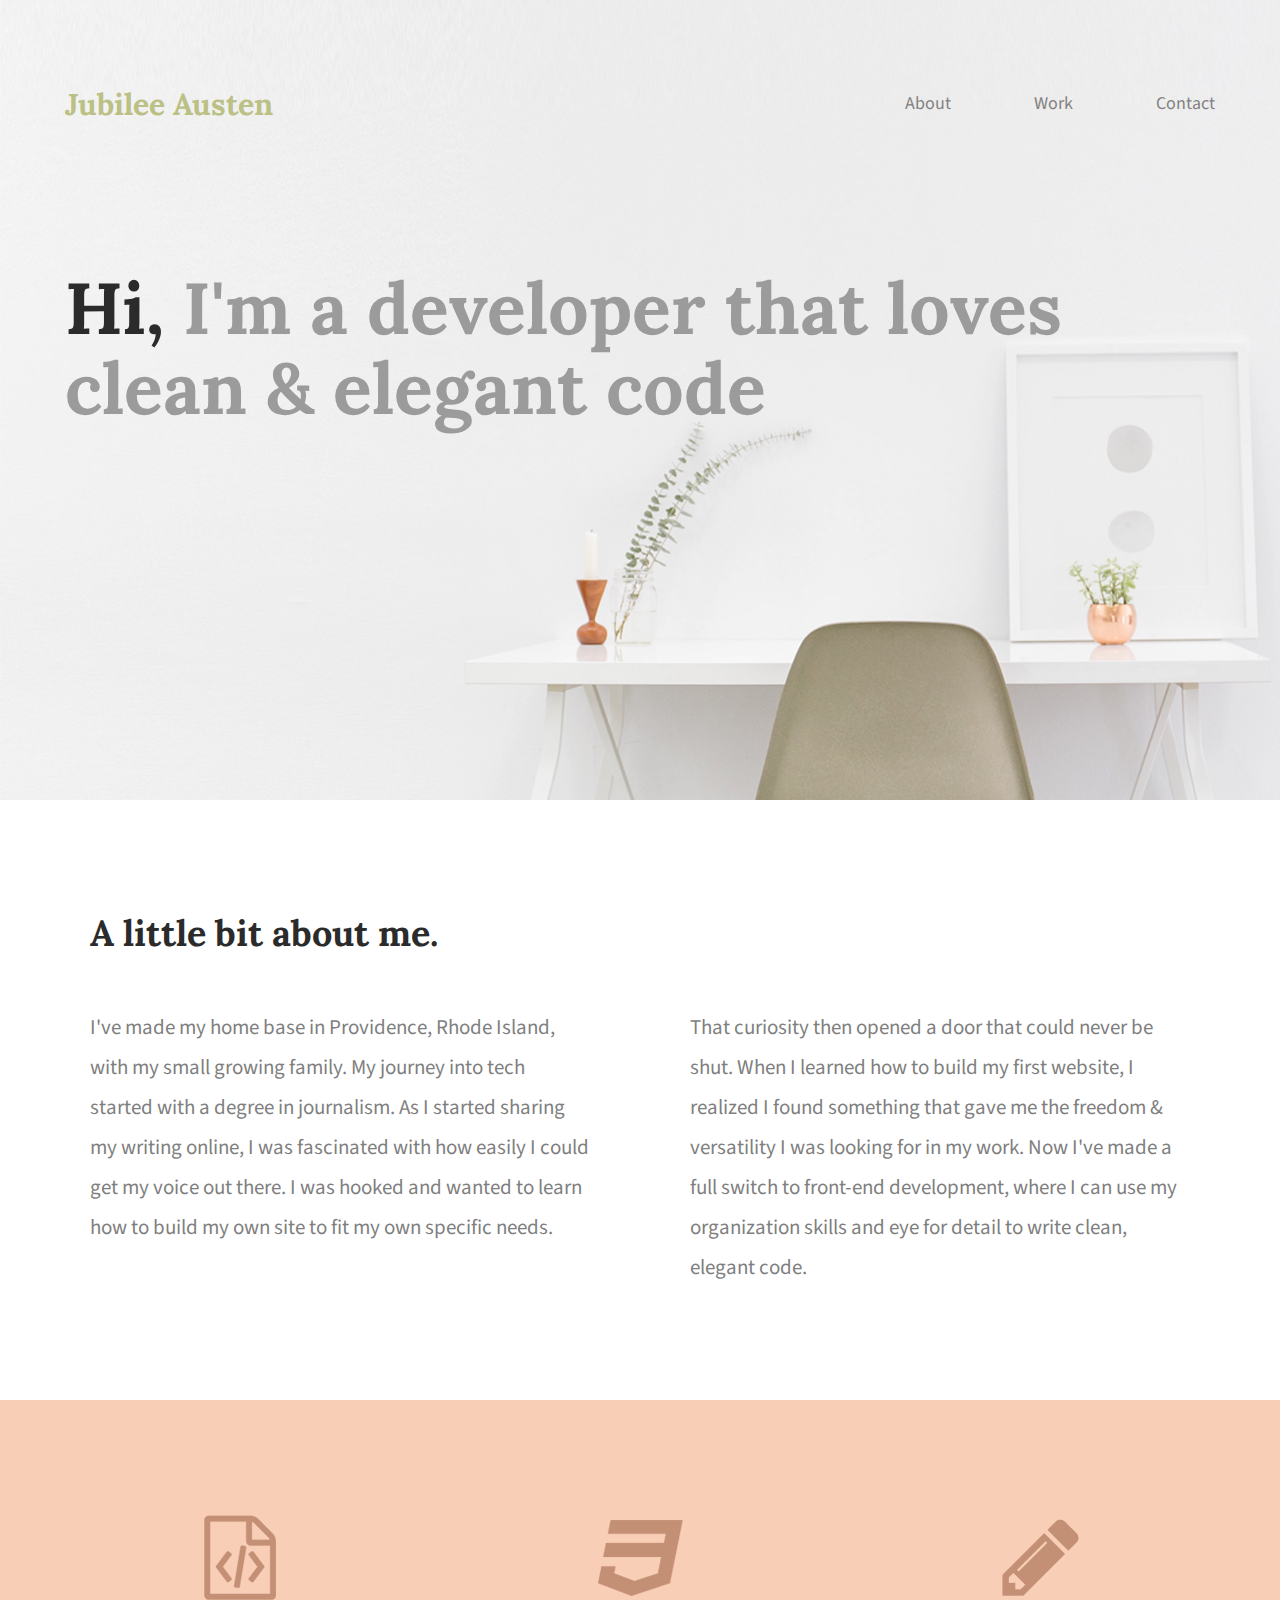
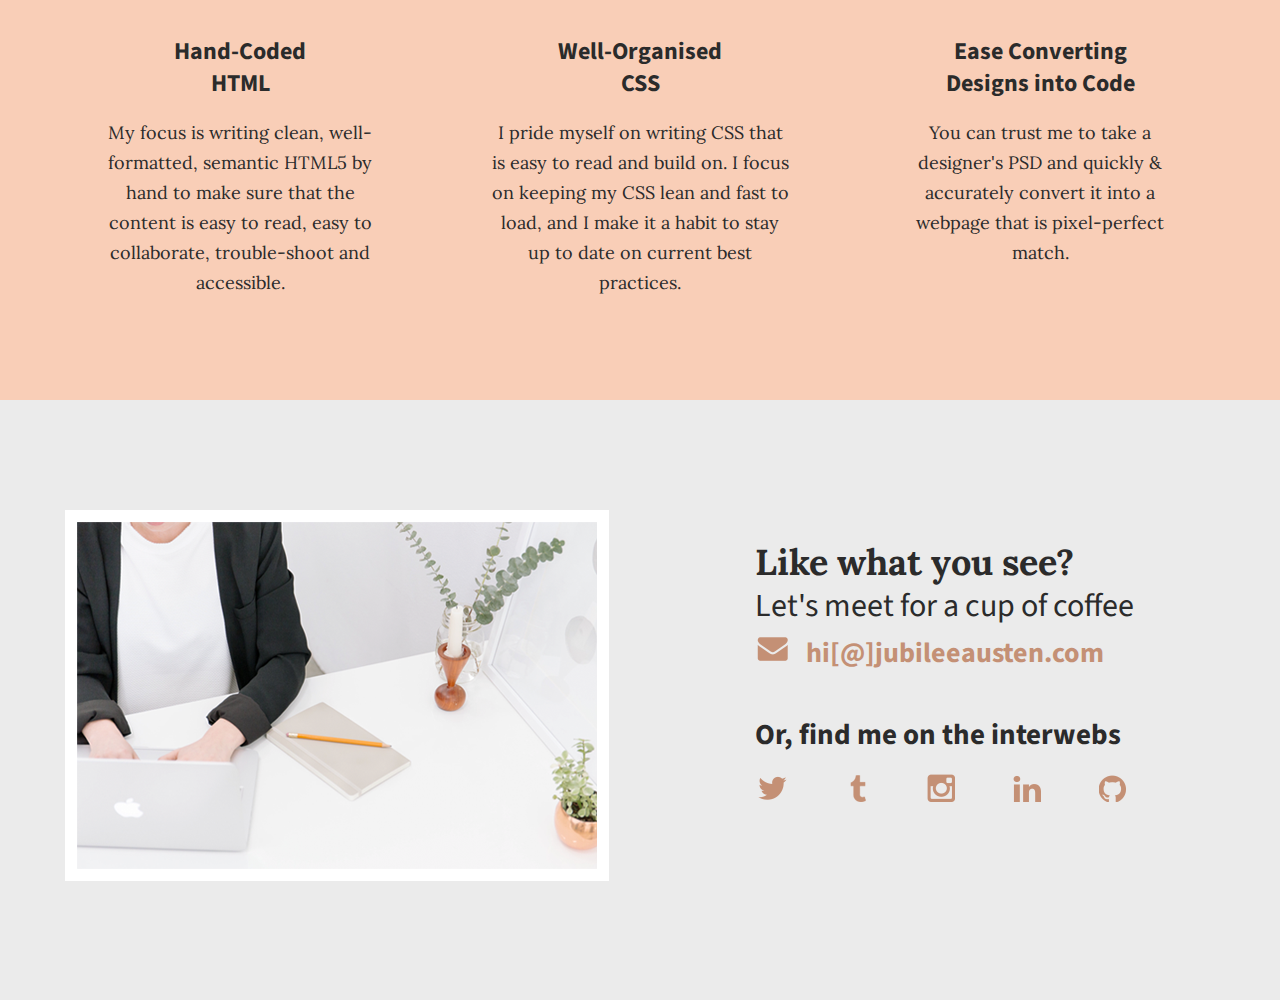
<file: index.html>
<!doctype html>
<html lang="en">
    <head>
        <meta charset="utf-8">
        <title>Jubilee Austen | Portfolio</title>
        <link rel="stylesheet" href="css/normalize.css">
        <link rel="stylesheet" href="css/main.css">
        <link href='https://fonts.googleapis.com/css?family=Source+Sans+Pro:400,700' rel='stylesheet' type='text/css'>
        <link href="https://fonts.googleapis.com/css?family=Lora:400,700" rel='stylesheet' type='text/css'>
    </head>
    <body>
      <header>
        <div class="full-width">
          <div class="half-width">
            <h1>Jubilee Austen</h1>
          </div>
          <div class="half-width">
            <nav>
              <ul>
                <li><a href="#about">About</a></li>
                <li><a href="#work">Work</a></li>
                <li><a href="#contact">Contact</a></li>
              </ul>
            </nav>
          </div>
          <h2><span>Hi,</span> I'm a developer that loves clean &amp; elegant code</h2>
        </div>
      </header>
      <main>
        <section id="about">
          <div class="full-width">
            <h2>A little bit about me.</h2>
            <div class="half-width">
              <p>I've made my home base in Providence, Rhode Island, with my small growing family. My journey into tech started with a degree in journalism. As I started sharing my writing online, I was fascinated with how easily I could get my voice out there. I was hooked and wanted to learn how to build my own site to fit my own specific needs.</p>
            </div>
            <div class="half-width">
              <p>That curiosity then opened a door that could never be shut. When I learned how to build my first website, I realized I found something that gave me the freedom & versatility I was looking for in my work. Now I've made a full switch to front-end development, where I can use my organization skills and eye for detail to write clean, elegant code.</p>
            </div>
          </div>
        </section>
        <section id="work">
          <div class="full-width">
            <div class="third-width">
              <img src="img/icon-html.png" alt="HTML icon" />
              <h3>Hand-Coded<br>
                HTML</h3>
              <p>My focus is writing clean, well-formatted, semantic HTML5 by hand to make sure that the content is easy to read, easy to collaborate, trouble-shoot and accessible.</p>
            </div>
            <div class="third-width">
              <img src="img/icon-css.png" alt="CSS icon" />
              <h3>Well-Organised
                <br>CSS</h3>
              <p>I pride myself on writing CSS that is easy to read and build on. I focus on keeping my CSS lean and fast to load, and I make it a habit to stay up to date on current best practices.</p>
            </div>
            <div class="third-width">
              <img src="img/icon-pencil.png" alt="pencil icon" />
              <h3>Ease Converting
                <br>Designs into Code</h3>
              <p>You can trust me to take a designer's PSD and quickly & accurately convert it into a webpage that is pixel-perfect match.</p>
            </div>
          </div>
        </section>
        <footer id="contact">
          <div class="full-width">
            <div class="half-width">
              <img src="img/contact.png" alt="Contact Me" id="contact-img"/>
            </div>
            <div class="half-width">
              <h2>Like what you see?</h2>
              <h3 id="email-header">Let's meet for a cup of coffee</h3>
              <a href="mailto:hi@jubileeausten.com.au"><img src="img/icon-envelope.png" alt="Envelope" id="envelope"/> hi[@]jubileeausten.com</a>
              <h3 id="socialmedia-header">Or, find me on the interwebs</h3>
              <ul>
                <li><a href="https://twitter.com/poetlaureatetn" target="_blank"><img src="img/icon-twitter.png" alt="Twitter" /></a></li>
                <li><a href="" target="_blank"><img src="img/icon-tumblr.png" alt="Tumblr" /></a><li>
                <li><a href="https://instagram.com/poetlaureatetn" target="_blank"><img src="img/icon-instagram.png" alt="Instagram" /></a></li>
                <li><a href="https://linkedin.com/telianevile" target="_blank"><img src="img/icon-linkedin.png" alt="LinkedIn" /></a></li>
                <li> <a href="" target="_blank"><img src="img/icon-github.png" alt="GitHub" /></a></li>
              </ul>
            </div>
          </div>
        </footer>
      </main>
    </body>
</html>
</file>
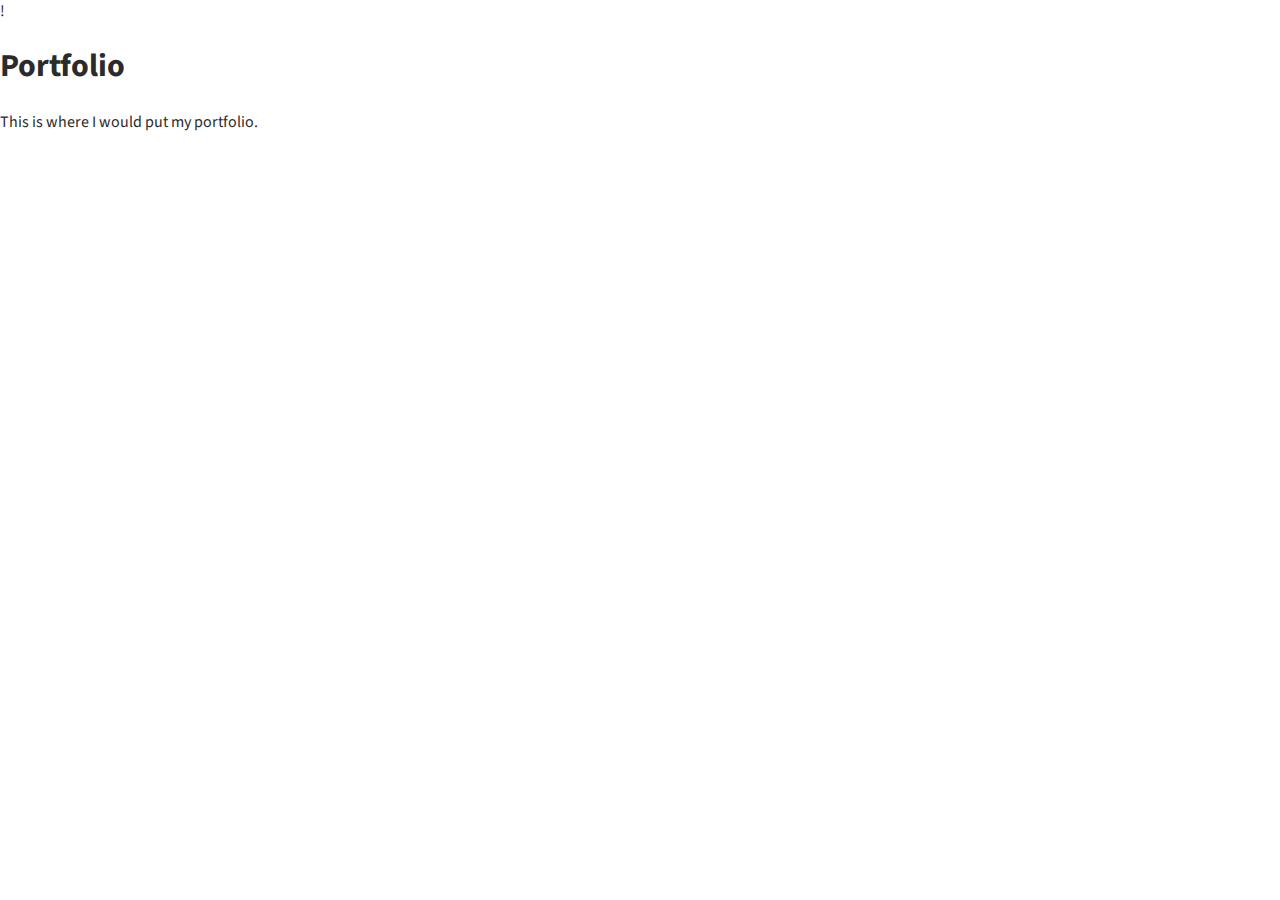
<file: work/index.html>
!<!DOCTYPE html>
<html>
  <head>
    <meta charset="utf-8">
    <title>Portfolio</title>
    <link rel="stylesheet" href="../css/normalize.css">
    <link rel="stylesheet" href="../css/main.css">
    <link href='https://fonts.googleapis.com/css?family=Source+Sans+Pro:400,700' rel='stylesheet' type='text/css'>
    <link href="https://fonts.googleapis.com/css?family=Lora:400,700" rel='stylesheet' type='text/css'>
  </head>
  <body>
    <h1>Portfolio</h1>
    <p>This is where I would put my portfolio.</p>
  </body>
</html>
</file>
<file: css/main.css>
/******BASE STYLES*****/
body {
  font-family: 'Source Sans Pro', sans-serif;
  color: #2b2b2b;
}

#about, #work, #contact {
  height: 600px;
}

/*******GRID*******/
.full-width {
  width: 1200px;
  margin: 0 auto;
}
.half-width {
  width: 600px;
  margin: 0 auto;
  float: left;
}
.third-width {
  width: 400px;
  margin: 0 auto;
  float: left;
}
/**********HEADER******/
header {
  height: 800px;
  background: url(../img/hero.png);
  background-size: cover;
}
header h1 {
  font-family: 'Lora', serif;
  font-size: 30px;
  color: #BBC085;
  padding: 65px 0px 65px 25px;
}
nav {
    float: right;
    padding: 75px 25px;
}
nav ul li{
    display: inline-block;
}
nav ul li a {
    text-transform: capitalize;
    text-decoration: none;
    font-size: 18px;
    color: #828282;
    padding-left: 80px;
}
header h2 {
    width: 1000px;
    clear: both;
    font-family: 'Lora', serif;
    font-size: 72px;
    line-height: 80px;
    color: #9b9b9b;
    padding: 60px 0 20px 25px;
}
header h2 span {
    color: #2b2b2b;
}
/*******ABOUT**********/
#about .full-width {
  padding: 80px 0;
}
#about h2 {
  font-family: 'Lora', serif;
  font-size: 36px;
  color: #2B2B2B;
  padding-left: 50px;
}
#about p {
  font-family: 'Source Sans Pro', sans-serif;
  font-size: 21px;
  line-height: 40px;
  color: #7F7F7F;
  padding-left: 50px;
  padding-right: 50px;
}
/********WORK**********/
#work {
  background-color: #F9CEB7;
  text-align: center;
}
#work .full-width {
  padding: 115px 0;
}
#work img {
  padding-bottom: 30px;
}
#work h3 {
  font-size: 24px;
  line-height: 32px;
  color: #2B2B2B;
  margin: 0 auto;
}
#work p {
  font-family: 'Lora', serif;
  font-size: 18px;
  line-height: 30px;
  color: #2B2B2B;
  padding: 0 50px;
}

/********CONTACT*********/
#contact {
  background-color: #EBEBEB;
}
#contact .full-width {
  padding: 110px 0;
}
#contact img#contact-img {
  margin-left: 25px;
  border: 12px solid #ffffff;
}
#contact h2, #contact #email-header, #contact #socialmedia-header, #contact ul {
  padding-left: 115px;
}
#contact #envelope {
  padding: 0 10px 0 115px;
}
#contact h2 {
  font-family: 'Lora', serif;
  font-size: 36px;
  line-height: 44px;
}
#contact #email-header {
  font-size: 32px;
  font-weight: normal;
  line-height: 44px;
  margin: -30px 0 5px 0;
}
#contact #socialmedia-header {
  font-size: 29px;
  font-weight: bold;
  line-height: 44px;
  margin: 40px 0 0 0;
}
#contact a {
  text-decoration: none;
  color: #C49075;
  font-size: 28px;
  font-weight: bold;
}
#contact ul {
    list-style: none;
}
#contact ul li {
     display: inline-block;
}
#contact ul img {
    font-size: 32px;
    padding-right: 48px;
}
</file>
